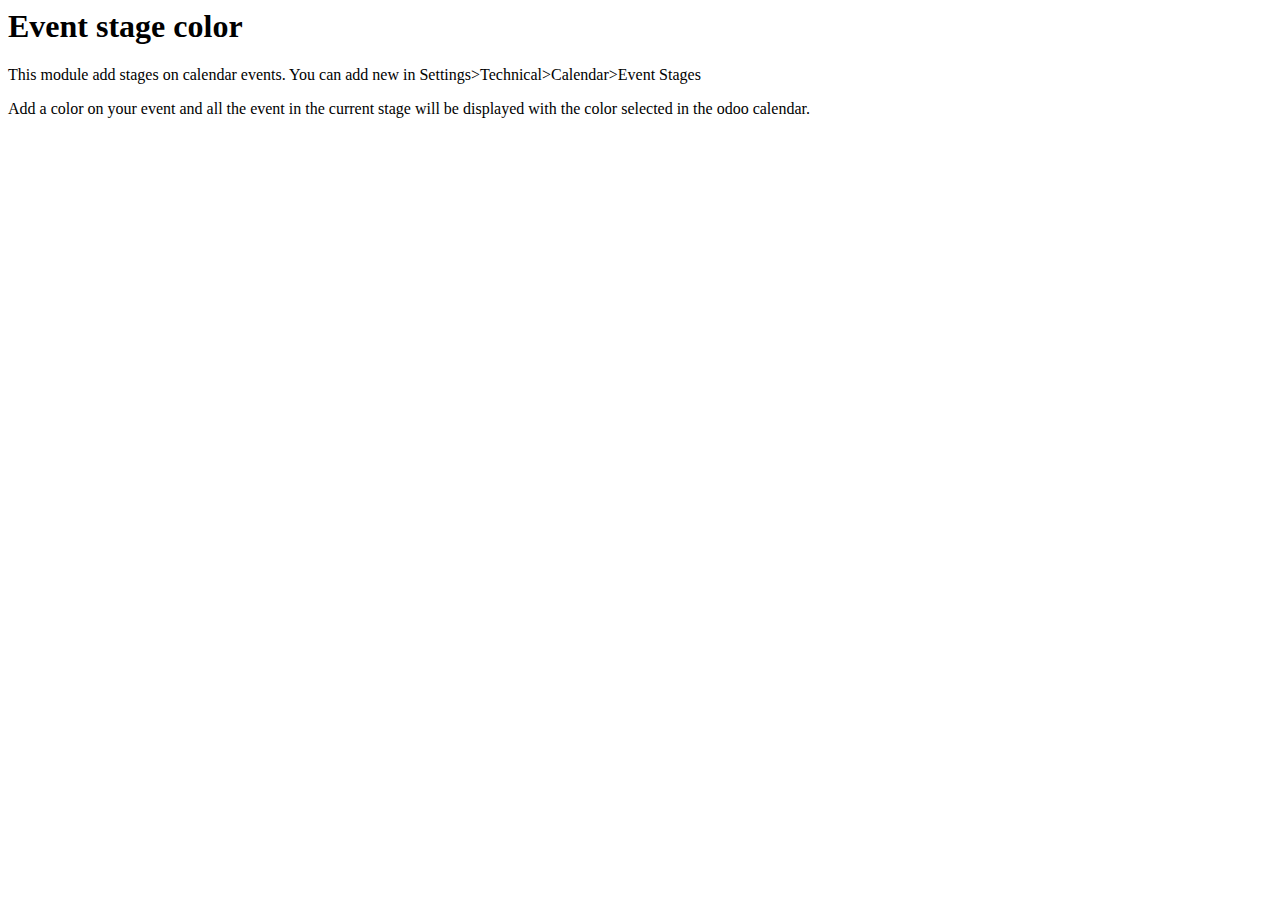
<file: event_stage_color/static/description/index.html>
<?xml version="1.0" encoding="utf-8" ?>
<html>
<body>
<div>
<h1>Event stage color</h1>

<p>This module add stages on calendar events. You can add new in Settings>Technical>Calendar>Event Stages</p>

<p>Add a color on your event and all the event in the current stage will be displayed with the color selected in the odoo calendar.</p>

</div>
</body>
</html>
</file>
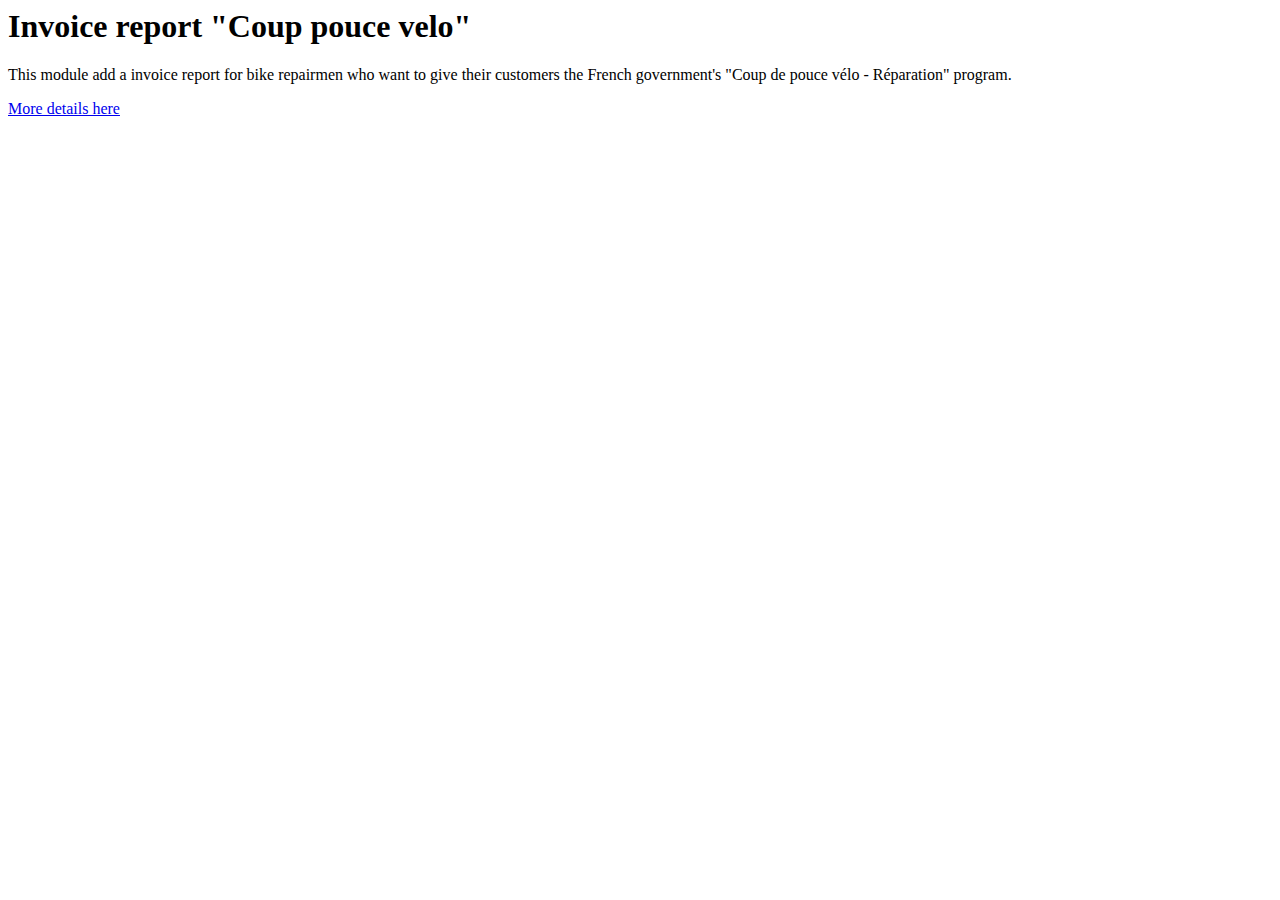
<file: invoice_report_coup_pouce_velo/static/description/index.html>
<?xml version="1.0" encoding="utf-8" ?>
<html>
<body>
<div>
<h1>Invoice report "Coup pouce velo"</h1>

    <p>This module add a invoice report for bike repairmen who want to give their customers the French government's "Coup de pouce vélo - Réparation" program.</p>
    <a href="https://www.coupdepoucevelo.fr/auth/home">More details here</a>

</div>
</body>
</html>
</file>
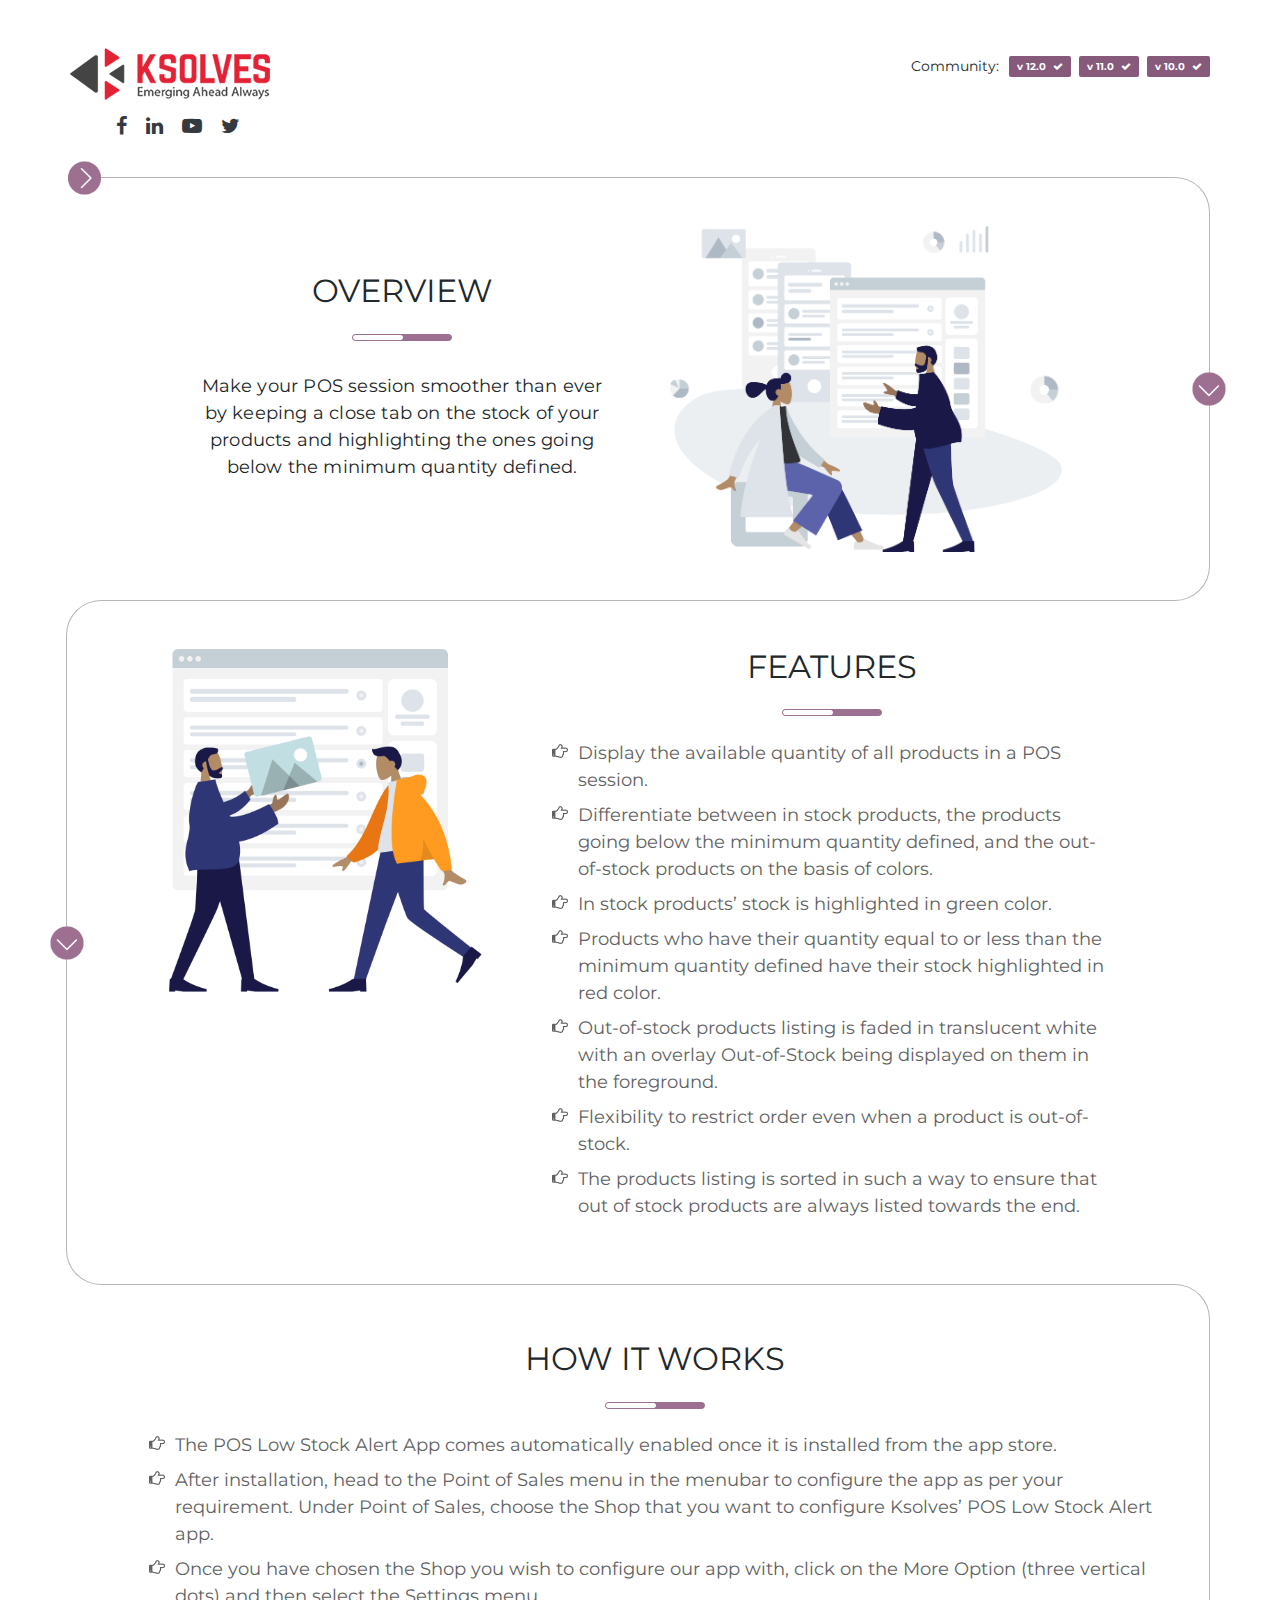
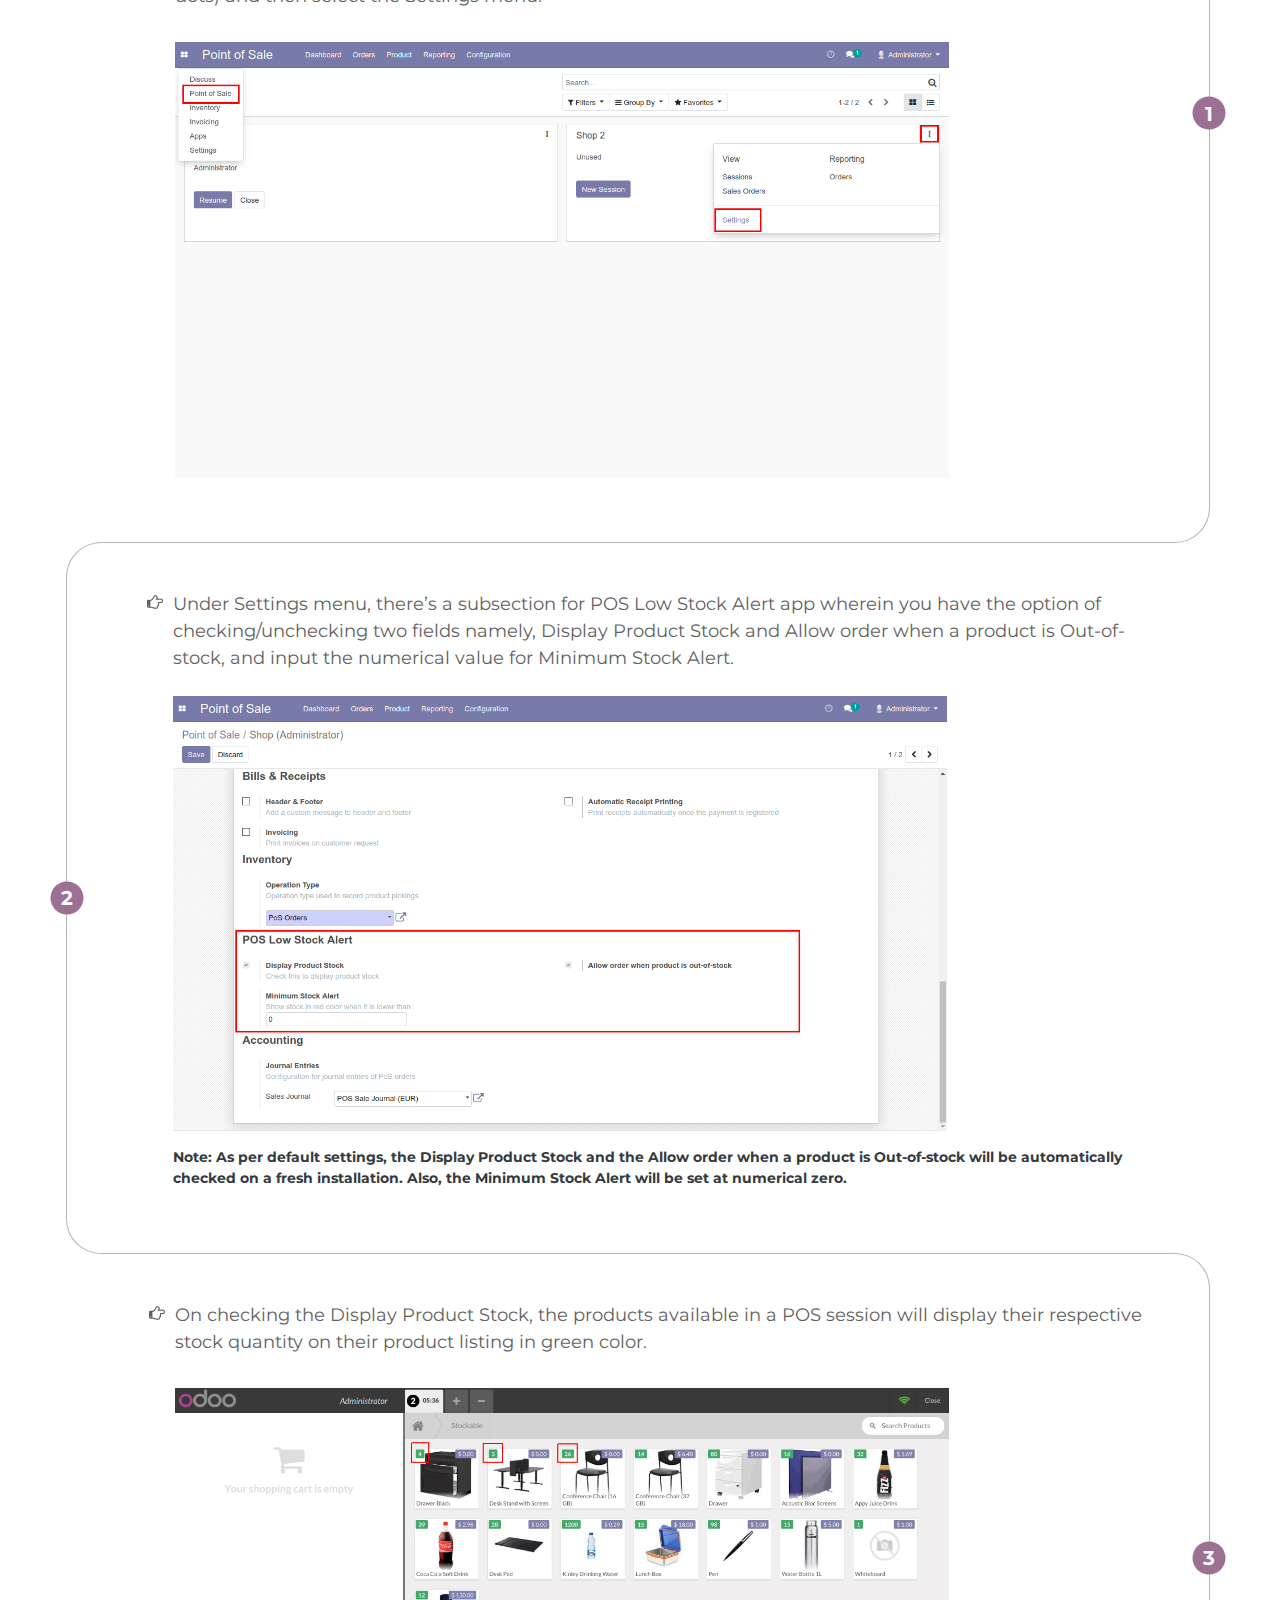
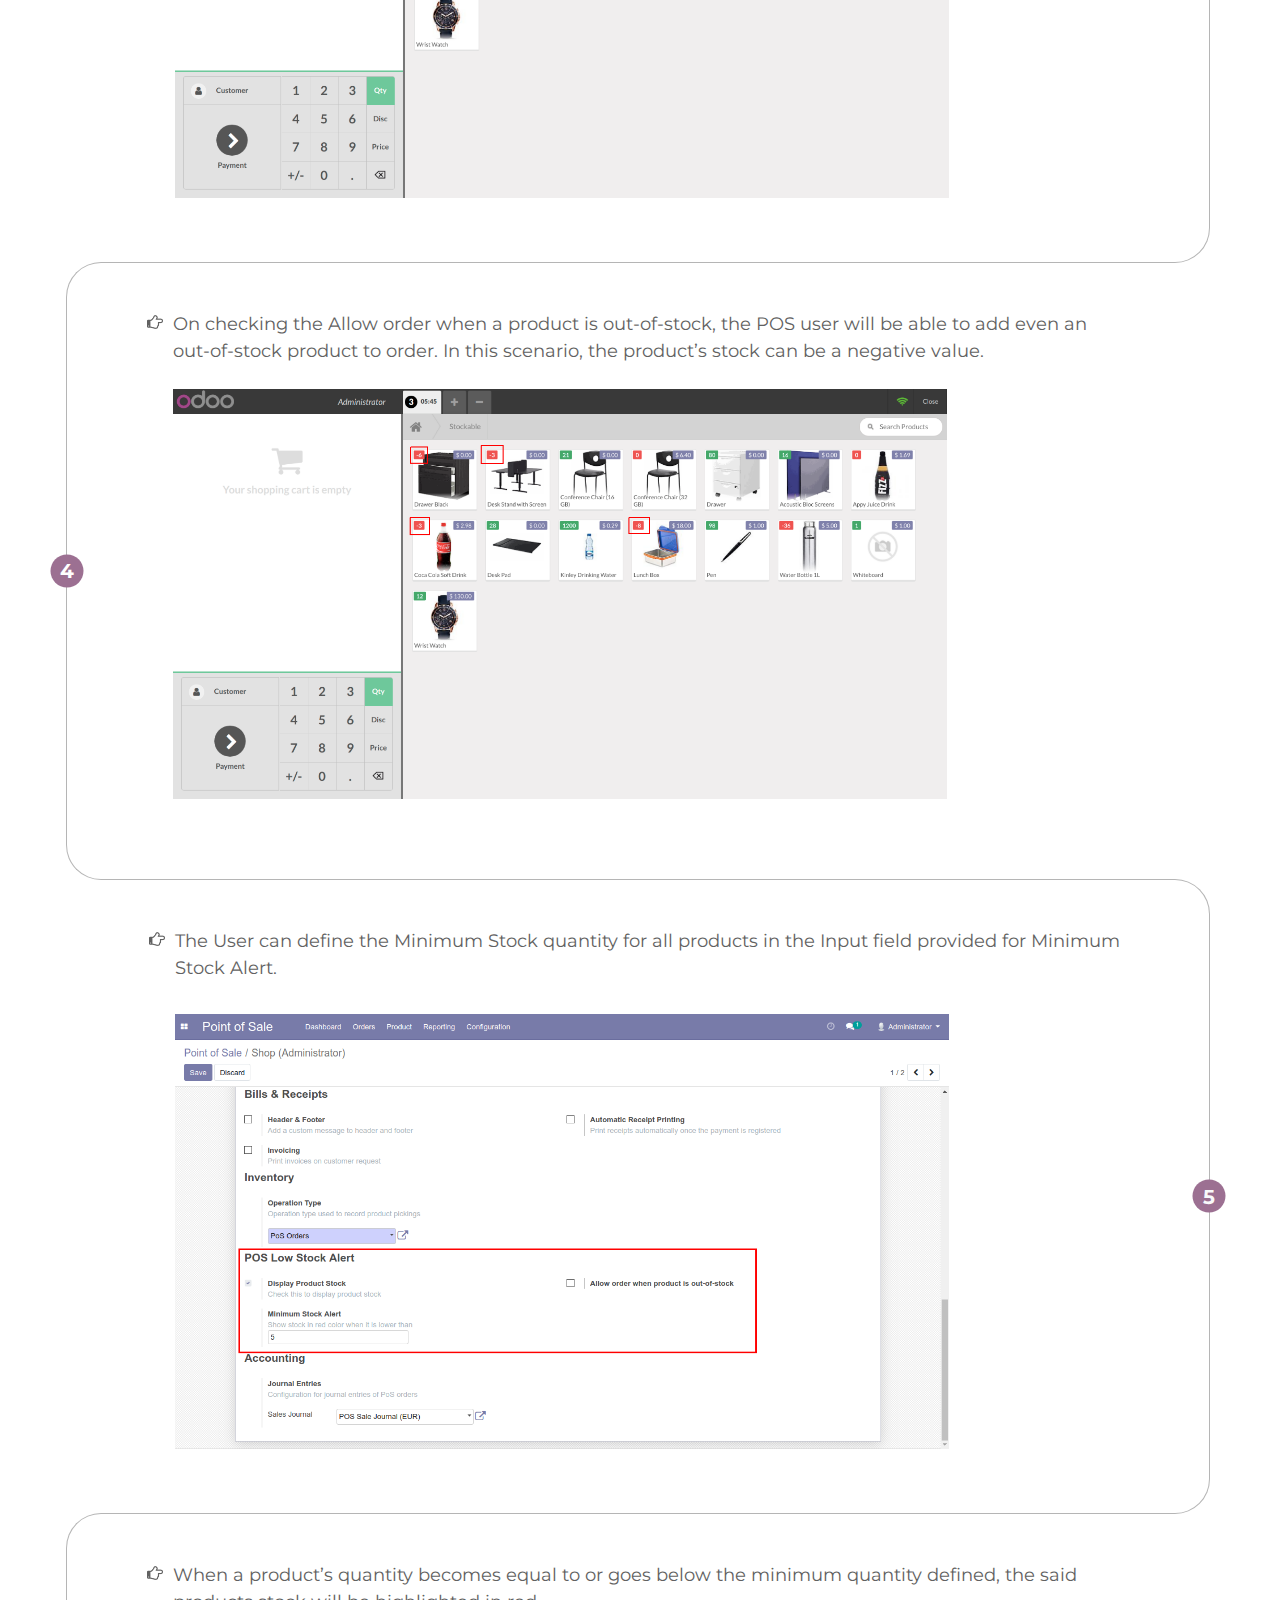
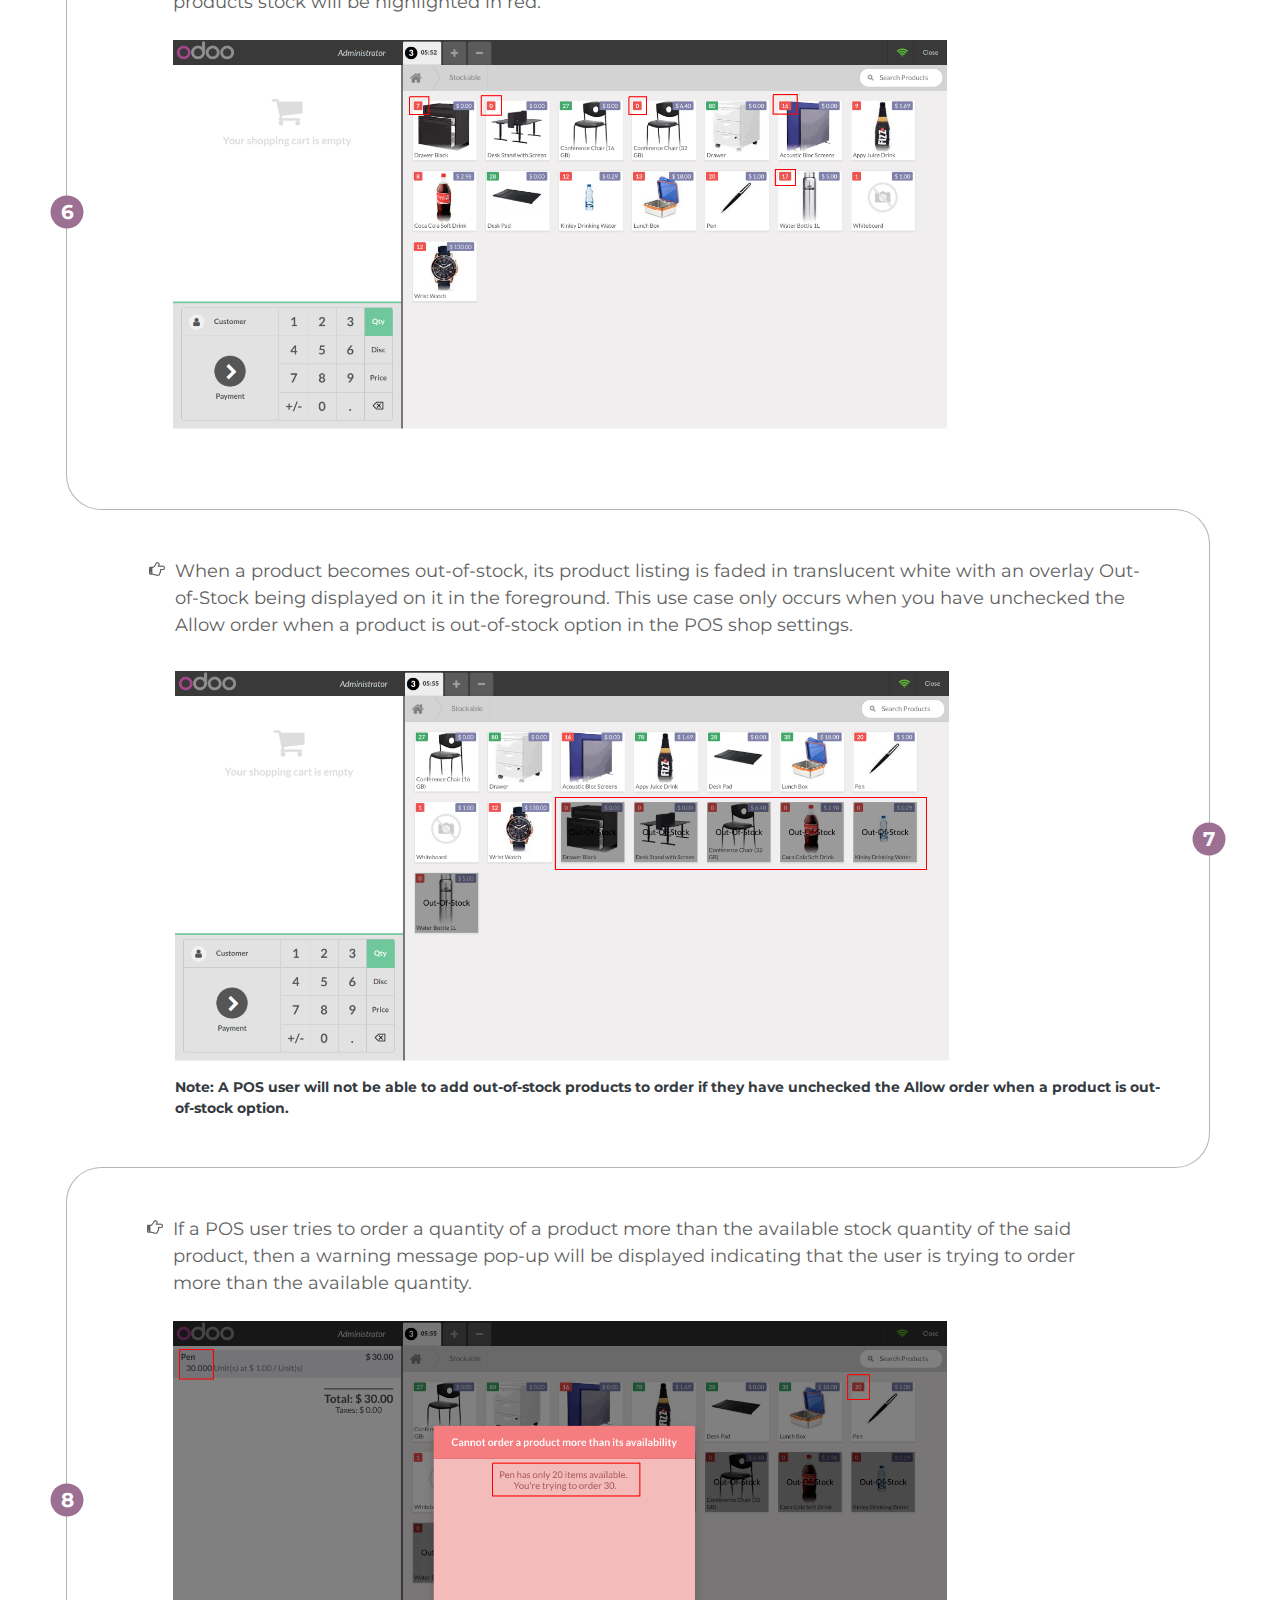
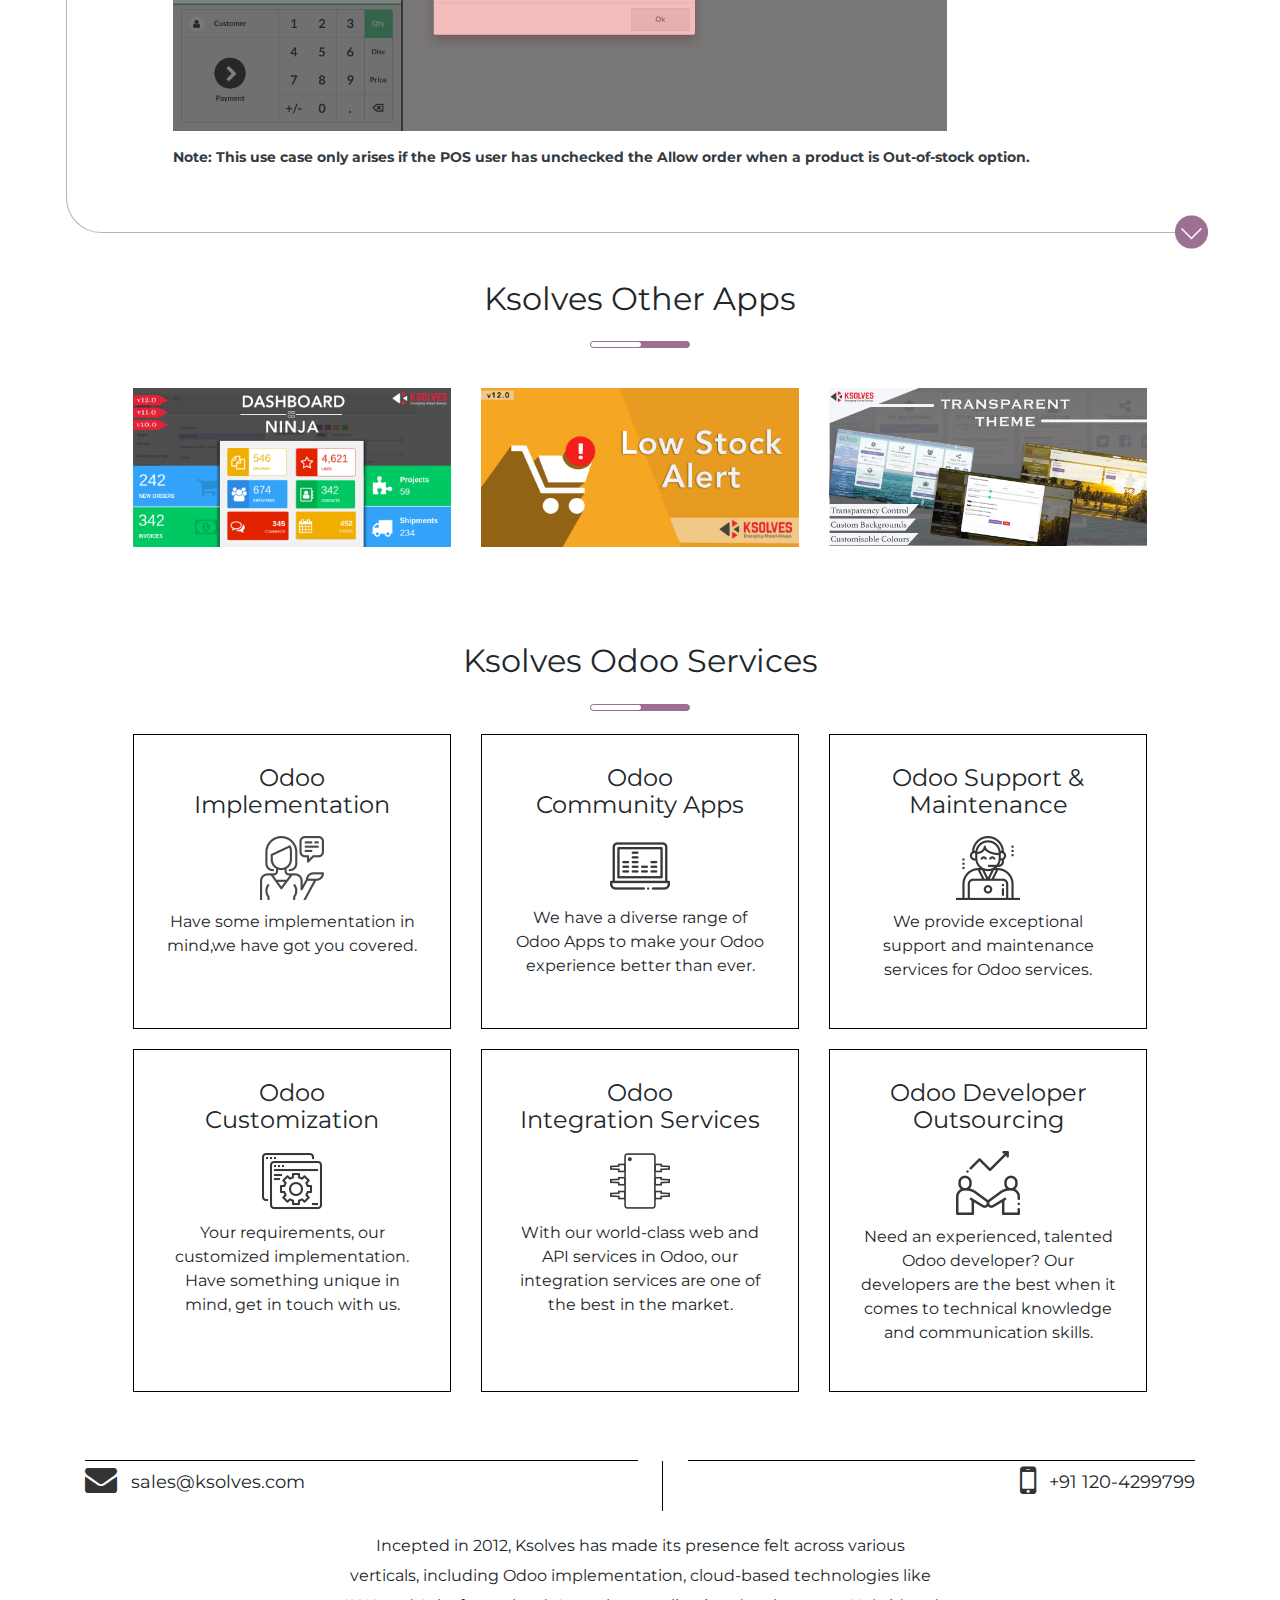
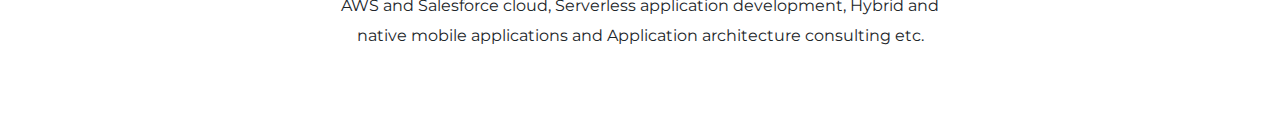
<file: ks_pos_low_stock_alert/static/description/index.html>
<!DOCTYPE html>
<html>

<head>
    <meta charset="utf-8" />
    <meta http-equiv="X-UA-Compatible" content="IE=edge">
    <title>Odoo</title>
    <meta name="viewport" content="width=device-width, initial-scale=1">
    <link rel="stylesheet" href="https://stackpath.bootstrapcdn.com/bootstrap/4.3.1/css/bootstrap.min.css">
    <link href="https://fonts.googleapis.com/css?family=Montserrat" rel="stylesheet">
    <link href="https://stackpath.bootstrapcdn.com/font-awesome/4.7.0/css/font-awesome.min.css" rel="stylesheet"
        integrity="sha384-wvfXpqpZZVQGK6TAh5PVlGOfQNHSoD2xbE+QkPxCAFlNEevoEH3Sl0sibVcOQVnN" crossorigin="anonymous">

</head>
<!-- odoo description page css -->
<style>
    h1,
    h2,
    h3,
    h4,
    h5,
    h6,
    .h1,
    .h2,
    .h3,
    .h4,
    .h5,
    .h6 {
        font-family: "Montserrat", sans-serif;
        font-weight: 400;
        line-height: 1.1;
        color: #21272b;
    }

    ul {
        color: #616161;
    }

    * {
        font-family: "Montserrat", sans-serif;
    }
</style>

<body>
    <!-- Use Odd and even section for repeating sections (on line no. 224 and 275) 
        and ask sukhjinder singh to fix down arrow image on last section
    -->
    <div class="p-md-5" style="padding: 20px">
        <div class="container">
            <!-- Header -->
            <div class="row  mb-sm-4 mb-3 pb-3 justify-content-md-between justify-content-center">

                <div class="text-center mr-5">
                    <a href="https://ksolves.com/">
                        <img src="images/ksolves-logo.png" alt="ksolves-logo">
                    </a>
                    <div class="mt-3"
                    style="font-size: 10px;">
                    <a href="https://www.facebook.com/Ksolves.India" class="text-dark ml-3"> <i
                            class="fa fa-facebook fa-2x"></i> </a>
                    <a href="https://www.linkedin.com/company/ksolves" class="text-dark ml-3"> <i
                            class="fa fa-linkedin fa-2x"></i> </a>
                    <a href="https://www.youtube.com/channel/UCplv9V47g9VidekGN6Wp1ew" class="text-dark ml-3"> <i
                            class="fa fa-youtube-play fa-2x"></i> </a>
                    <a href="https://twitter.com/ksolves_india" class="text-dark ml-3"> <i
                            class="fa fa-twitter fa-2x"></i> </a>

                </div>

                </div>
                <div class="mt-md-0 mt-3">
                    <div class="d-flex align-items-center ">
                        <h6 class="mb-0 mt-2" style="font-size: 14px;min-width:90px">Community: </h6>
                       <div class="row mx-0">
                            <span class="text-white ml-2 mt-2" style="padding: .3em .8em;
                                            background-color: #875A7B !important;
                                            font-size: 10px;
                                            border-radius: 2px;">
                            <b> v 12.0 <i class="fa fa-check ml-1 "></i></b>
                        </span>
                        <span class="text-white ml-2 mt-2" style="padding: .3em .8em;
                                            background-color: #875A7B !important;
                                            font-size: 10px;
                                            border-radius: 2px;">
                            <b> v 11.0 <i class="fa fa-check ml-1 "></i></b>
                        </span>
                        <span class="text-white ml-2 mt-2" style="padding: .3em .8em;
                                            background-color: #875A7B !important;
                                            font-size: 10px;
                                            border-radius: 2px;">
                            <b> v 10.0 <i class="fa fa-check ml-1 "></i></b>
                        </span>
                       </div>
                    </div>
                </div>
            </div>


            <!-- Overviww Section  -->
            <div class="row  border-left-0 position-relative align-items-center px-sm-5 py-sm-5 px-1 py-4 ml-3"
                style="border: 1px solid #b5b5b5; border-radius: 35px; border-top-left-radius: 0; border-bottom-left-radius: 0;">

                <img src="images/play.png" alt="ksolves" class="position-absolute"
                    style="top: 0px; width: 33px; left: 0; transform: translateY(-50%) translateX(-100%) !important;">

                <img src="images/play.png" alt="ksolves" class="position-absolute"
                    style="top: 50%;transform: translateY(-50%) translateX(50%) rotate(90deg) !important;width: 33px;right: 0;">

                <div class="col-lg-6 text-center">
                    <h2 class="mb-3">OVERVIEW</h2>

                    <div class="mb-3"><img src="images/line.png" alt=""></div>

                    <p style="font-size: 18px; letter-spacing: 0.2px;" class="px-sm-4 p-2">
                        Make your POS session smoother than ever by keeping a close tab on the stock of your products and highlighting the ones going below the minimum quantity defined.
                    </p>
                </div>

                <div class="col-lg-5">
                    <img src="images/overview.png" alt="Overview Ksolves" class="w-100">
                </div>
            </div>
            <!-- Features Section -->
            <div class="row  position-relative border-right-0 px-sm-5 py-sm-5 px-1 py-4 ml-3"
                style="border: 1px solid #b5b5b5;margin-top: -1px ;transform: translateX(-35px);;border-radius: 35px;border-top-right-radius: 0;border-bottom-right-radius: 0;">

                <img src="images/play.png" alt="ksolves" class="position-absolute"
                    style="top: 50%;transform: translateY(-50%) translateX(-50%) rotate(90deg) !important;width: 33px;left: 0;">

                <div class="col-lg-5 text-center order-lg-0 order-1">
                    <img src="images/features.png" alt="POS Low Stock Alert features" style="width:80%;">
                </div>
                <div class="col-lg-7 order-lg-1 order-0">
                    <h2 class="text-center mb-3">FEATURES</h2>
                    <div class="text-center mb-3">
                        <img src="images/line.png" alt="">
                    </div>
                    <ul class="list-unstyled pl-0" style="font-size:18px;">
                        <li class="d-flex align-items-baseline mb-2">
                            <img src="images/hand.png" alt="hand pointer" style="width:16px;margin-right:10px">
                            <span>Display the available quantity of all products in a POS session.</span>
                        </li>

                        <li class="d-flex align-items-baseline mb-2">
                            <img src="images/hand.png" alt="hand pointer" style="width:16px;margin-right:10px">
                            <span>Differentiate between in stock products, the products going below the minimum quantity defined, and the out-of-stock products on the basis of colors.</span>
                        </li>
                        <li class="d-flex align-items-baseline mb-2">
                            <img src="images/hand.png" alt="hand pointer" style="width:16px;margin-right:10px">
                            <span>In stock products’ stock is highlighted in green color.</span>
                        </li>
                        <li class="d-flex align-items-baseline mb-2">
                            <img src="images/hand.png" alt="hand pointer" style="width:16px;margin-right:10px">
                            <span>Products who have their quantity equal to or less than the minimum quantity defined have their stock highlighted in red color.</span>
                        </li>
                        <li class="d-flex align-items-baseline mb-2">
                            <img src="images/hand.png" alt="hand pointer" style="width:16px;margin-right:10px">
                            <span>Out-of-stock products listing is faded in translucent white with an overlay Out-of-Stock being displayed on them in the foreground.</span>
                        </li>
                        <li class="d-flex align-items-baseline mb-2">
                            <img src="images/hand.png" alt="hand pointer" style="width:16px;margin-right:10px">
                            <span>Flexibility to restrict order even when a product is out-of-stock.</span>
                        </li>
                        <li class="d-flex align-items-baseline mb-2">
                            <img src="images/hand.png" alt="hand pointer" style="width:16px;margin-right:10px">
                            <span>The products listing is sorted in such a way to ensure that out of stock products are always listed towards the end.</span>
                        </li>
                    </ul>
                </div>
            </div>
            <!-- How it Works -->
            <div class="row border-left-0 align-items-center position-relative px-sm-5 py-sm-5 px-1 py-4 ml-3"
                style="border: 1px solid #b5b5b5;border-radius: 35px;border-top-left-radius: 0;border-bottom-left-radius: 0;margin-top: -1px;">
                <div class="position-absolute font-weight-bold d-flex align-items-center justify-content-center text-light"
                    style="top: 50%;transform: translateY(-50%) translateX(50%) !important;right: 0;background: #9c7092;width: 33px;height: 33px;border-radius: 50%;font-size: 20px;
                        ">
                    1
                </div>

                <div class="ml-sm-0" style="margin-left: -20px;">
                    <h2 class="text-center w-100 mb-3 mt-2">HOW IT WORKS</h2>
                    <div class="text-center w-100 mb-3"><img src="images/line.png" alt=""></div>
                    <div>
                        <ul class="list-unstyled pl-0" style="font-size:18px;">
                            <li class="d-flex align-items-baseline mb-2">
                                <img src="images/hand.png" alt="hand pointer" style="width:16px;margin-right:10px">
                                <span>The POS Low Stock Alert App comes automatically enabled once it is installed from the app store. </span>
                            </li>
                            <li class="d-flex align-items-baseline mb-2">
                                <img src="images/hand.png" alt="hand pointer" style="width:16px;margin-right:10px">
                                <span>After installation, head to the Point of Sales menu in the menubar to configure the app as per your requirement. Under Point of Sales, choose the Shop that you want to configure Ksolves’ POS Low Stock Alert app.</span>
                            </li>
                            <li class="d-flex align-items-baseline mb-2">
                                <img src="images/hand.png" alt="hand pointer" style="width:16px;margin-right:10px">
                                <span>Once you have chosen the Shop you wish to configure our app with, click on the More Option (three vertical dots) and then select the Settings menu.</span>
                            </li>
                        </ul>
                        <img src="images/app_screen/1.png" alt="POS Dashboard" class="w-100 my-3"
                            style="padding-left: 26px;max-width: 800px;">
                    </div>
                </div>
            </div>
            <!-- Odd Section-->
            <div class="row border-right-0 position-relative px-sm-5 py-sm-5 px-1 py-4 ml-3"
                style="border: 1px solid #b5b5b5;transform: translateX(-35px);border-radius: 35px;border-top-right-radius: 0;border-bottom-right-radius: 0;margin-top: -1px;">

                <div class="position-absolute rounded-circle text-white font-weight-bold d-flex align-items-center justify-content-center"
                    style="top: 50%;transform: translateY(-50%) translateX(-50%) !important;left: 0;background: #9c7092;width: 33px;height: 33px;font-size: 20px;">
                    2
                </div>

                <div class="pl-sm-4 ml-sm-2 pl-3">
                    <ul class="list-unstyled pl-0" style="font-size:18px;">
                        <li class="d-flex align-items-baseline mb-2">
                            <img src="images/hand.png" alt="hand pointer" style="width:16px;margin-right:10px">
                            <span>Under Settings menu, there’s a subsection for POS Low Stock Alert app wherein you have the option of checking/unchecking two fields namely,
                                Display Product Stock and Allow order when a product is Out-of-stock, and input the numerical value for Minimum Stock Alert.
                            </span>
                        </li>
                        <img src="images/app_screen/2.png" alt="POS Settings" class="w-100 my-3"
                            style="padding-left: 26px;max-width: 800px;">
                        <div class="font-weight-bold text-dark" style="font-size: 14px;margin-left: 26px;">Note: As per default settings, the Display Product Stock and the Allow order when a product is Out-of-stock will be automatically checked on a fresh installation.
                            Also, the Minimum Stock Alert will be set at numerical zero.</div>
                    </ul>
                </div>

            </div>
            <!-- Even Section-->
            <div class="row align-items-center position-relative border-left-0 px-sm-5 py-sm-5 px-1 py-4 ml-3" style="border: 1px solid #b5b5b5;border-radius: 35px;border-top-left-radius: 0;border-bottom-left-radius: 0;margin-top: -1px;
                ">
                <div class="position-absolute rounded-circle text-light font-weight-bold d-flex justify-content-center align-items-center"
                    style="top: 50%;transform: translateY(-50%) translateX(50%) !important;right: 0;background: #9c7092;width: 33px;height: 33px;font-size: 20px;">
                    3
                </div>

                <div class="ml-sm-0" style="margin-left: -18px">
                    <ul class="list-unstyled pl-0" style="font-size:18px;">
                        <li class="d-flex align-items-baseline mb-2">
                            <img src="images/hand.png" alt="hand pointer" style="width:16px;margin-right:10px">
                            <span>On checking the Display Product Stock, the products available in a POS session will display their respective stock quantity on their product listing in green color.</span>
                        </li>
                    </ul>
                    <img src="images/app_screen/3.png" alt="Available Products" class="w-100 my-3"
                        style="padding-left: 26px;max-width: 800px;">
                </div>
            </div>
            <!-- Odd Section-->
            <div class="row border-right-0 position-relative px-sm-5 py-sm-5 px-1 py-4 ml-3"
                style="border: 1px solid #b5b5b5;transform: translateX(-35px);border-radius: 35px;border-top-right-radius: 0;border-bottom-right-radius: 0;margin-top: -1px;">
                <div class="position-absolute rounded-circle text-white font-weight-bold d-flex align-items-center justify-content-center"
                    style="top: 50%;transform: translateY(-50%) translateX(-50%) !important;left: 0;background: #9c7092;width: 33px;height: 33px;font-size: 20px;">
                    4
                </div>

                <div class="pl-sm-4 ml-sm-2 pl-3">
                    <ul class="list-unstyled pl-0" style="font-size:18px;">
                        <li class="d-flex align-items-baseline mb-2">
                            <img src="images/hand.png" alt="hand pointer" style="width:16px;margin-right:10px">
                            <span>On checking the Allow order when a product is out-of-stock, the POS user will be able to add even an out-of-stock product to order. In this scenario, the product’s stock can be a negative value.
                            </span>
                        </li>
                        <img src="images/app_screen/4.png" alt="Negative Quantity Products" class="w-100 my-3"
                            style="padding-left: 26px;max-width: 800px;">
                    </ul>
                </div>
            </div>
            <!-- Even Section-->
            <div class="row align-items-center position-relative border-left-0 px-sm-5 py-sm-5 px-1 py-4 ml-3" style="border: 1px solid #b5b5b5;border-radius: 35px;border-top-left-radius: 0;border-bottom-left-radius: 0;margin-top: -1px;
                ">
                <div class="position-absolute rounded-circle text-light font-weight-bold d-flex justify-content-center align-items-center"
                    style="top: 50%;transform: translateY(-50%) translateX(50%) !important;right: 0;background: #9c7092;width: 33px;height: 33px;font-size: 20px;">
                    5
                </div>

                <div class="ml-sm-0" style="margin-left: -18px">
                    <ul class="list-unstyled pl-0" style="font-size:18px;">
                        <li class="d-flex align-items-baseline mb-2">
                            <img src="images/hand.png" alt="hand pointer" style="width:16px;margin-right:10px">
                            <span>The User can define the Minimum Stock quantity for all products in the Input field provided for Minimum Stock Alert.</span>
                        </li>
                    </ul>
                    <img src="images/app_screen/5.png" alt="POS Settings" class="w-100 my-3"
                        style="padding-left: 26px;max-width: 800px;">
                </div>
            </div>
            <!-- Odd Section-->
            <div class="row border-right-0 position-relative px-sm-5 py-sm-5 px-1 py-4 ml-3"
                style="border: 1px solid #b5b5b5;transform: translateX(-35px);border-radius: 35px;border-top-right-radius: 0;border-bottom-right-radius: 0;margin-top: -1px;">
                <div class="position-absolute rounded-circle text-white font-weight-bold d-flex align-items-center justify-content-center"
                    style="top: 50%;transform: translateY(-50%) translateX(-50%) !important;left: 0;background: #9c7092;width: 33px;height: 33px;font-size: 20px;">
                    6
                </div>

                <div class="pl-sm-4 ml-sm-2 pl-3">
                    <ul class="list-unstyled pl-0" style="font-size:18px;">
                        <li class="d-flex align-items-baseline mb-2">
                            <img src="images/hand.png" alt="hand pointer" style="width:16px;margin-right:10px">
                            <span>When a product’s quantity becomes equal to or goes below the minimum quantity defined, the said products stock will be highlighted in red.
                            </span>
                        </li>
                        <img src="images/app_screen/6.png" alt="Unavailable Products" class="w-100 my-3"
                            style="padding-left: 26px;max-width: 800px;">
                    </ul>
                </div>
            </div>
            <!-- Even Section-->
            <div class="row align-items-center position-relative border-left-0 px-sm-5 py-sm-5 px-1 py-4 ml-3" style="border: 1px solid #b5b5b5;border-radius: 35px;border-top-left-radius: 0;border-bottom-left-radius: 0;margin-top: -1px;
                ">
                <div class="position-absolute rounded-circle text-light font-weight-bold d-flex justify-content-center align-items-center"
                    style="top: 50%;transform: translateY(-50%) translateX(50%) !important;right: 0;background: #9c7092;width: 33px;height: 33px;font-size: 20px;">
                    7
                </div>
                <div class="ml-sm-0" style="margin-left: -18px">
                    <ul class="list-unstyled pl-0" style="font-size:18px;">
                        <li class="d-flex align-items-baseline mb-2">
                            <img src="images/hand.png" alt="hand pointer" style="width:16px;margin-right:10px">
                            <span>When a product becomes out-of-stock, its product listing is faded in translucent white with an overlay Out-of-Stock being displayed on it in the foreground.
                                This use case only occurs when you have unchecked the Allow order when a product is out-of-stock option in the POS shop settings.</span>
                        </li>
                    </ul>
                    <img src="images/app_screen/7.png" alt="Out of Stock" class="w-100 my-3"
                        style="padding-left: 26px;max-width: 800px;">
                    <div class="font-weight-bold text-dark" style="font-size: 14px;margin-left: 26px;">Note: A POS user will not be able to add out-of-stock products to order if they have unchecked the Allow order when a product is out-of-stock option.</div>
                </div>
            </div>
            <!-- Odd Section-->
            <div class="row border-right-0 position-relative px-sm-5 py-sm-5 px-1 py-4 ml-3"
                style="border: 1px solid #b5b5b5;transform: translateX(-35px);border-radius: 35px;border-top-right-radius: 0;border-bottom-right-radius: 0;margin-top: -1px;">
                <div class="position-absolute rounded-circle text-white font-weight-bold d-flex align-items-center justify-content-center"
                    style="top: 50%;transform: translateY(-50%) translateX(-50%) !important;left: 0;background: #9c7092;width: 33px;height: 33px;font-size: 20px;">
                    8
                </div>
                <div class="pl-sm-4 ml-sm-2 pl-3">
                    <ul class="list-unstyled pl-0" style="font-size:18px;">
                        <li class="d-flex align-items-baseline mb-2">
                            <img src="images/hand.png" alt="hand pointer" style="width:16px;margin-right:10px">
                            <span>If a POS user tries to order a quantity of a product more than the available stock quantity of the said product, then a warning message pop-up will be displayed indicating that the user is trying to order more than the available quantity.
                            </span>
                        </li>
                        <img src="images/app_screen/8.png" alt="Popup" class="w-100 my-3"
                            style="padding-left: 26px;max-width: 800px;">
                        <div class="font-weight-bold text-dark" style="font-size: 14px;margin-left: 26px;">Note: This use case only arises if the POS user has unchecked the Allow order when a product is Out-of-stock option.</div>
                    </ul>
                    <img src="images/play.png" alt="arrow" class="position-absolute" style="bottom: 0px; width: 33px; right: 0; transform: translateY(50%) translateX(100%) rotate(90deg) !important;">
                </div>
            </div>

            <!-- Popular Apps -->
            <div class="row px-sm-5 py-sm-5 px-1 py-4">
                <h2 class="w-100 text-center mb-3">Ksolves Other Apps</h2>
                <div class="text-center w-100 mb-3">
                    <img src="images/line.png" alt="ksolves">
                </div>
                <div class="col-sm-4 mt-3">
                    <a href="https://apps.odoo.com/apps/modules/12.0/ks_dashboard_ninja/" class="d-block"
                        target="_blank">
                        <img src="images/dn.jpg" alt="Dashboard Ninja" class="w-100">
                    </a>
                </div>
                <div class="col-sm-4 mt-3">
                    <a href="https://apps.odoo.com/apps/modules/12.0/ks_low_stock_alert/" class="d-block" target="_blank">
                        <img src="images/lsa.jpeg" alt="Low stock alert" class="w-100">
                    </a>
                </div>
                <div class="col-sm-4 mt-3">
                    <a href="https://apps.odoo.com/apps/themes/12.0/dynamic_transparent_theme/" class="d-block"
                        target="_blank">
                        <img src="images/tt.jpg" alt="Transparent Theme" class="w-100">
                    </a>
                </div>

            </div>

            <!-- Ksolves Odoo Services -->
            <div class="row px-sm-5 py-sm-5 px-1 py-4">
                <h2 class="w-100 text-center mb-3">Ksolves Odoo Services</h2>
                <div class="text-center w-100 mb-3">
                    <img src="images/line.png" alt="ksolves">
                </div>
                <div class="col-sm-6 col-lg-4" style="margin-bottom: 20px;">
                    <div style="border: 1px solid black; ;padding: 30px;" class="text-center h-100">
                        <h4>
                            Odoo <br />Implementation
                        </h4>
                        <img src="images/support.png" alt="support" style="margin:10px;">
                        <p>
                            Have some implementation in mind,we have got you covered.
                        </p>
                    </div>
                </div>
                <div class="col-sm-6 col-lg-4" style="margin-bottom: 20px;">
                    <div class="text-center h-100" style="border: 1px solid black; ;padding: 30px;">
                        <h4>
                            Odoo <br />Community Apps
                        </h4>
                        <img src="images/apps.png" alt="support" style="margin:10px;">

                        <p>
                            We have a diverse range of Odoo Apps to make your Odoo experience better than ever.
                        </p>
                    </div>
                </div>
                <div class="col-sm-6 col-lg-4" style="margin-bottom: 20px;">
                    <div class="text-center h-100" style="border: 1px solid black; ;padding: 30px;">
                        <h4>
                            Odoo Support & Maintenance
                        </h4>
                        <img src="images/support2.png" alt="support" style="margin:10px;">

                        <p>
                            We provide exceptional support and maintenance services for Odoo services.

                        </p>
                    </div>
                </div>
                <div class="col-sm-6 col-lg-4" style="margin-bottom: 20px;">
                    <div class="text-center h-100" style="border: 1px solid black; ;padding: 30px;">
                        <h4>
                            Odoo <br />Customization
                        </h4>
                        <img src="images/custom.png" alt="support" style="margin:10px;">

                        <p>
                            Your requirements, our customized implementation. Have something unique in mind, get in
                            touch with us.

                        </p>
                    </div>
                </div>
                <div class="col-sm-6 col-lg-4" style="margin-bottom: 20px;">
                    <div class="text-center h-100" style="border: 1px solid black; ;padding: 30px;">
                        <h4>
                            Odoo <br />Integration Services
                        </h4>
                        <img src="images/integrated.png" alt="support" style="margin:10px;">

                        <p>
                            With our world-class web and API services in Odoo, our integration services are one of the
                            best in the market.
                        </p>
                    </div>
                </div>
                <div class="col-sm-6 col-lg-4" style="margin-bottom: 20px;">
                    <div class="text-center h-100" style="border: 1px solid black; ;padding: 30px;">
                        <h4>
                            Odoo Developer Outsourcing
                        </h4>
                        <img src="images/develop.png" alt="support" style="margin:10px;">

                        <p>
                            Need an experienced, talented Odoo developer? Our developers are the best when it comes to
                            technical knowledge and communication skills.
                        </p>
                    </div>
                </div>

            </div>
            <!-- Ksolves Footer -->
            <div>
                <div class="row mx-0 justify-content-sm-between justify-content-center"
                    style="border-top: 1px solid black;">
                    <div class="mb-sm-0 mb-3">
                        <i class="fa fa-envelope fa-2x" style="
                                                            margin-right: 10px;
                                                            color: #333;
                                                            transform: translateY(3px);"></i>
                        <span style="font-size: 18px;">sales@ksolves.com</span>
                    </div>
                    <div class="d-none d-sm-block">
                        <div class="bg-white" style="width: 50px;height: 1px;margin-top: -1px"></div>
                        <div style="border-right: 1px solid black;height: 50px;transform: translateX(-50%);">
                        </div>
                    </div>
                    <div>
                        <i class="fa fa-mobile fa-2x"
                            style="margin-right: 10px;color: #333;transform: translateY(4px) scale(1.2);"></i>
                        <span style="font-size: 18px;">+91 120-4299799‬</span>
                    </div>
                </div>
                <div class="m-auto" style="max-width: 600px;">

                    <p style="line-height: 30px;text-align: center;margin-top: 20px;">
                        Incepted in 2012, Ksolves has made its presence felt across various verticals, including Odoo
                        implementation, cloud-based technologies like AWS and Salesforce cloud, Serverless application
                        development, Hybrid and native mobile applications and Application architecture consulting etc.
                    </p>

                </div>
            </div>

            <!-- container End -->
        </div>
    </div>
</body>

</html>
</file>
